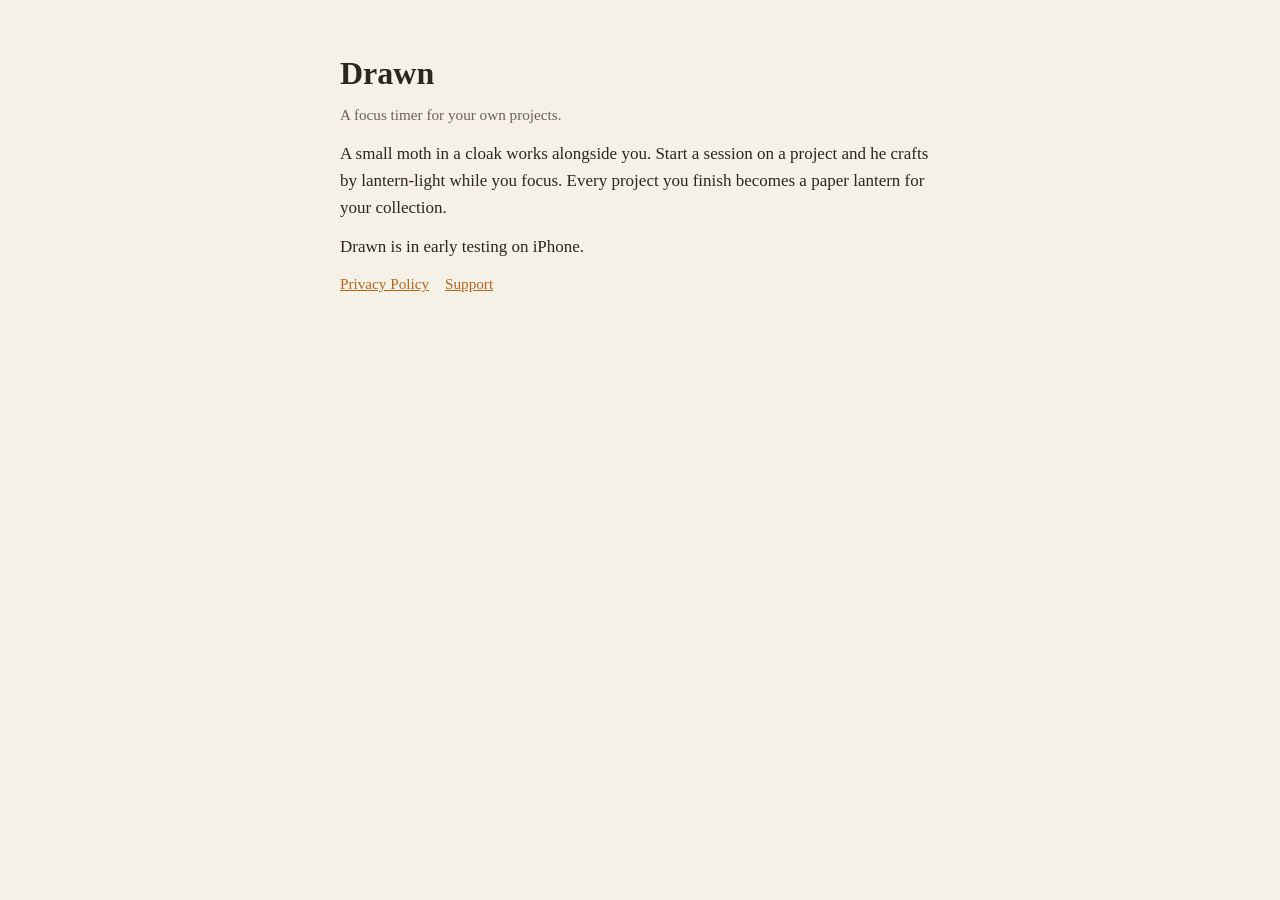
<file: index.html>
<!doctype html>
<html lang="en"><head><meta charset="utf-8"><meta name="viewport" content="width=device-width,initial-scale=1">
<title>Drawn</title><link rel="stylesheet" href="style.css"></head>
<body><main>
<h1>Drawn</h1>
<p class="muted">A focus timer for your own projects.</p>
<p>A small moth in a cloak works alongside you. Start a session on a project and he crafts by lantern-light while you focus. Every project you finish becomes a paper lantern for your collection.</p>
<p>Drawn is in early testing on iPhone.</p>
<nav><a href="privacy.html">Privacy Policy</a><a href="support.html">Support</a></nav>
</main></body></html>
</file>
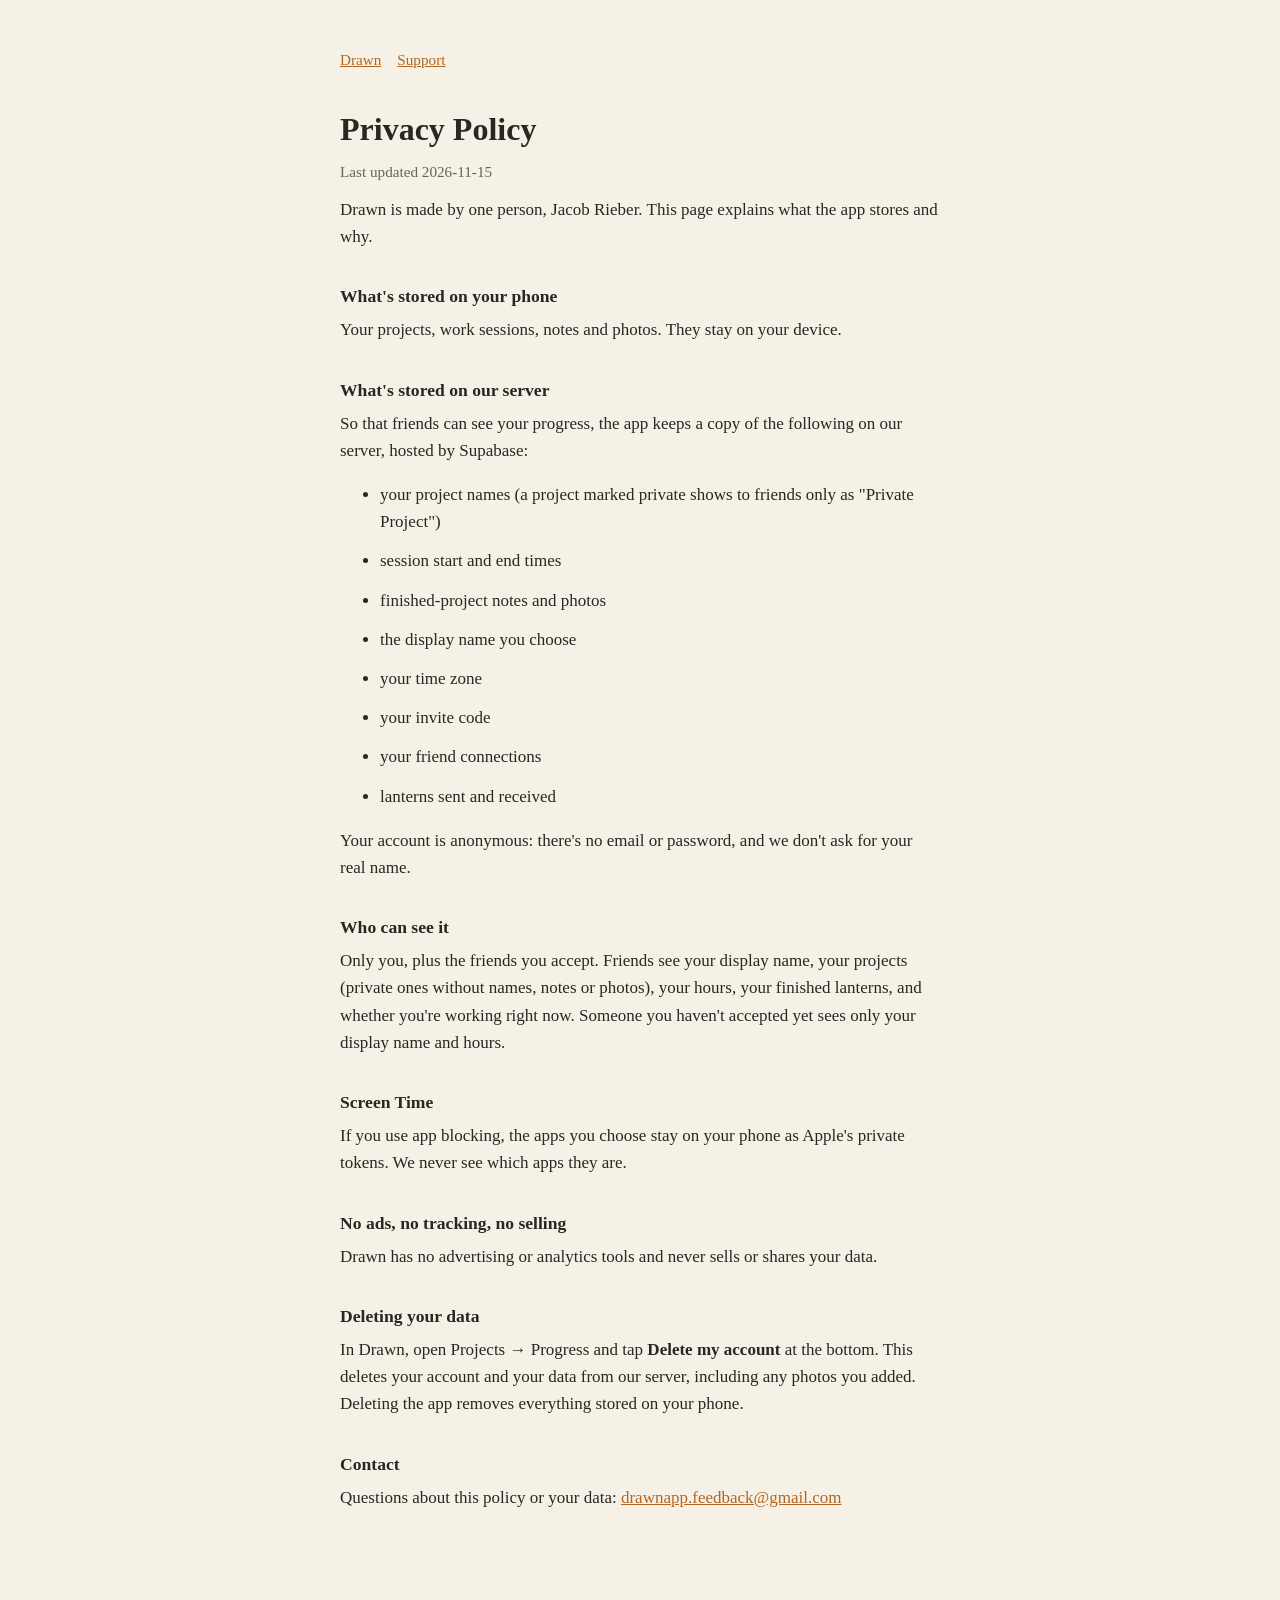
<file: privacy.html>
<!doctype html>
<html lang="en"><head><meta charset="utf-8"><meta name="viewport" content="width=device-width,initial-scale=1">
<title>Drawn Privacy Policy</title><link rel="stylesheet" href="style.css"></head>
<body><main>
<nav><a href="index.html">Drawn</a><a href="support.html">Support</a></nav>
<h1>Privacy Policy</h1>
<p class="muted">Last updated 2026-11-15</p>
<p>Drawn is made by one person, Jacob Rieber. This page explains what the app stores and why.</p>
<h2>What's stored on your phone</h2>
<p>Your projects, work sessions, notes and photos. They stay on your device.</p>
<h2>What's stored on our server</h2>
<p>So that friends can see your progress, the app keeps a copy of the following on our server, hosted by Supabase:</p>
<ul>
<li>your project names (a project marked private shows to friends only as "Private Project")</li>
<li>session start and end times</li>
<li>finished-project notes and photos</li>
<li>the display name you choose</li>
<li>your time zone</li>
<li>your invite code</li>
<li>your friend connections</li>
<li>lanterns sent and received</li>
</ul>
<p>Your account is anonymous: there's no email or password, and we don't ask for your real name.</p>
<h2>Who can see it</h2>
<p>Only you, plus the friends you accept. Friends see your display name, your projects (private ones without names, notes or photos), your hours, your finished lanterns, and whether you're working right now. Someone you haven't accepted yet sees only your display name and hours.</p>
<h2>Screen Time</h2>
<p>If you use app blocking, the apps you choose stay on your phone as Apple's private tokens. We never see which apps they are.</p>
<h2>No ads, no tracking, no selling</h2>
<p>Drawn has no advertising or analytics tools and never sells or shares your data.</p>
<h2>Deleting your data</h2>
<p>In Drawn, open Projects → Progress and tap <strong>Delete my account</strong> at the bottom. This deletes your account and your data from our server, including any photos you added. Deleting the app removes everything stored on your phone.</p>
<h2>Contact</h2>
<p>Questions about this policy or your data: <a href="mailto:drawnapp.feedback@gmail.com">drawnapp.feedback@gmail.com</a></p>
</main></body></html>
</file>
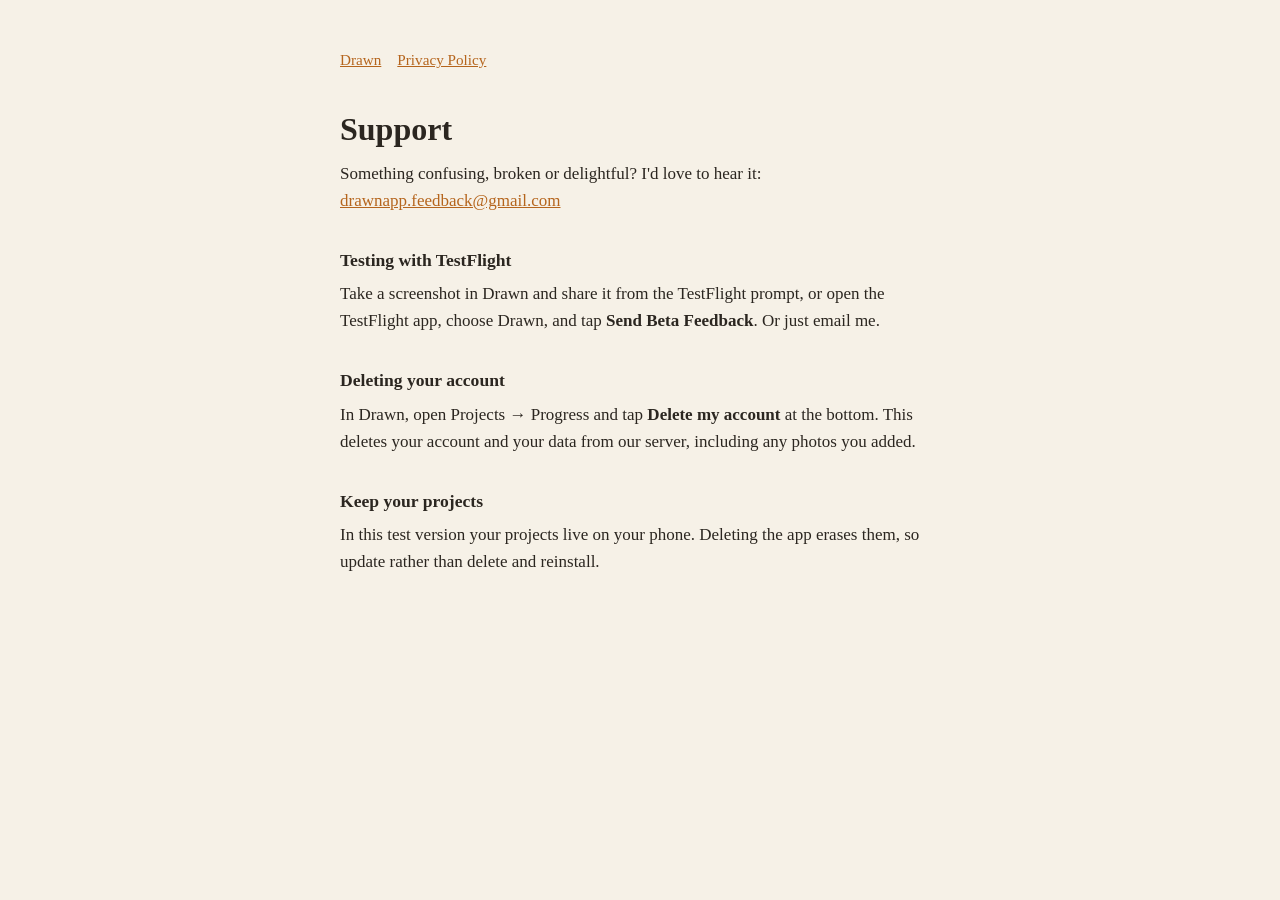
<file: support.html>
<!doctype html>
<html lang="en"><head><meta charset="utf-8"><meta name="viewport" content="width=device-width,initial-scale=1">
<title>Drawn Support</title><link rel="stylesheet" href="style.css"></head>
<body><main>
<nav><a href="index.html">Drawn</a><a href="privacy.html">Privacy Policy</a></nav>
<h1>Support</h1>
<p>Something confusing, broken or delightful? I'd love to hear it: <a href="mailto:drawnapp.feedback@gmail.com">drawnapp.feedback@gmail.com</a></p>
<h2>Testing with TestFlight</h2>
<p>Take a screenshot in Drawn and share it from the TestFlight prompt, or open the TestFlight app, choose Drawn, and tap <strong>Send Beta Feedback</strong>. Or just email me.</p>
<h2>Deleting your account</h2>
<p>In Drawn, open Projects → Progress and tap <strong>Delete my account</strong> at the bottom. This deletes your account and your data from our server, including any photos you added.</p>
<h2>Keep your projects</h2>
<p>In this test version your projects live on your phone. Deleting the app erases them, so update rather than delete and reinstall.</p>
</main></body></html>
</file>
<file: style.css>
:root{--bg:#f6f1e7;--ink:#2b2620;--muted:#6b6257;--accent:#b5651d;--rule:#e2d8c6}
@media (prefers-color-scheme:dark){:root{--bg:#1d1a16;--ink:#efe8dc;--muted:#a99e90;--accent:#e8a25a;--rule:#3a342c}}
*{box-sizing:border-box}
body{margin:0;background:var(--bg);color:var(--ink);font:17px/1.6 Georgia,"Iowan Old Style",serif}
main{max-width:640px;margin:0 auto;padding:48px 20px 80px}
h1{font-size:2rem;margin:0 0 4px}
h2{font-size:1.1rem;margin:32px 0 6px}
p,li{margin:0 0 12px}
.muted{color:var(--muted);font-size:.95rem}
a{color:var(--accent)}
nav{margin-bottom:32px;font-size:.95rem}
nav a{margin-right:16px}
hr{border:0;border-top:1px solid var(--rule);margin:40px 0 16px}
</file>
